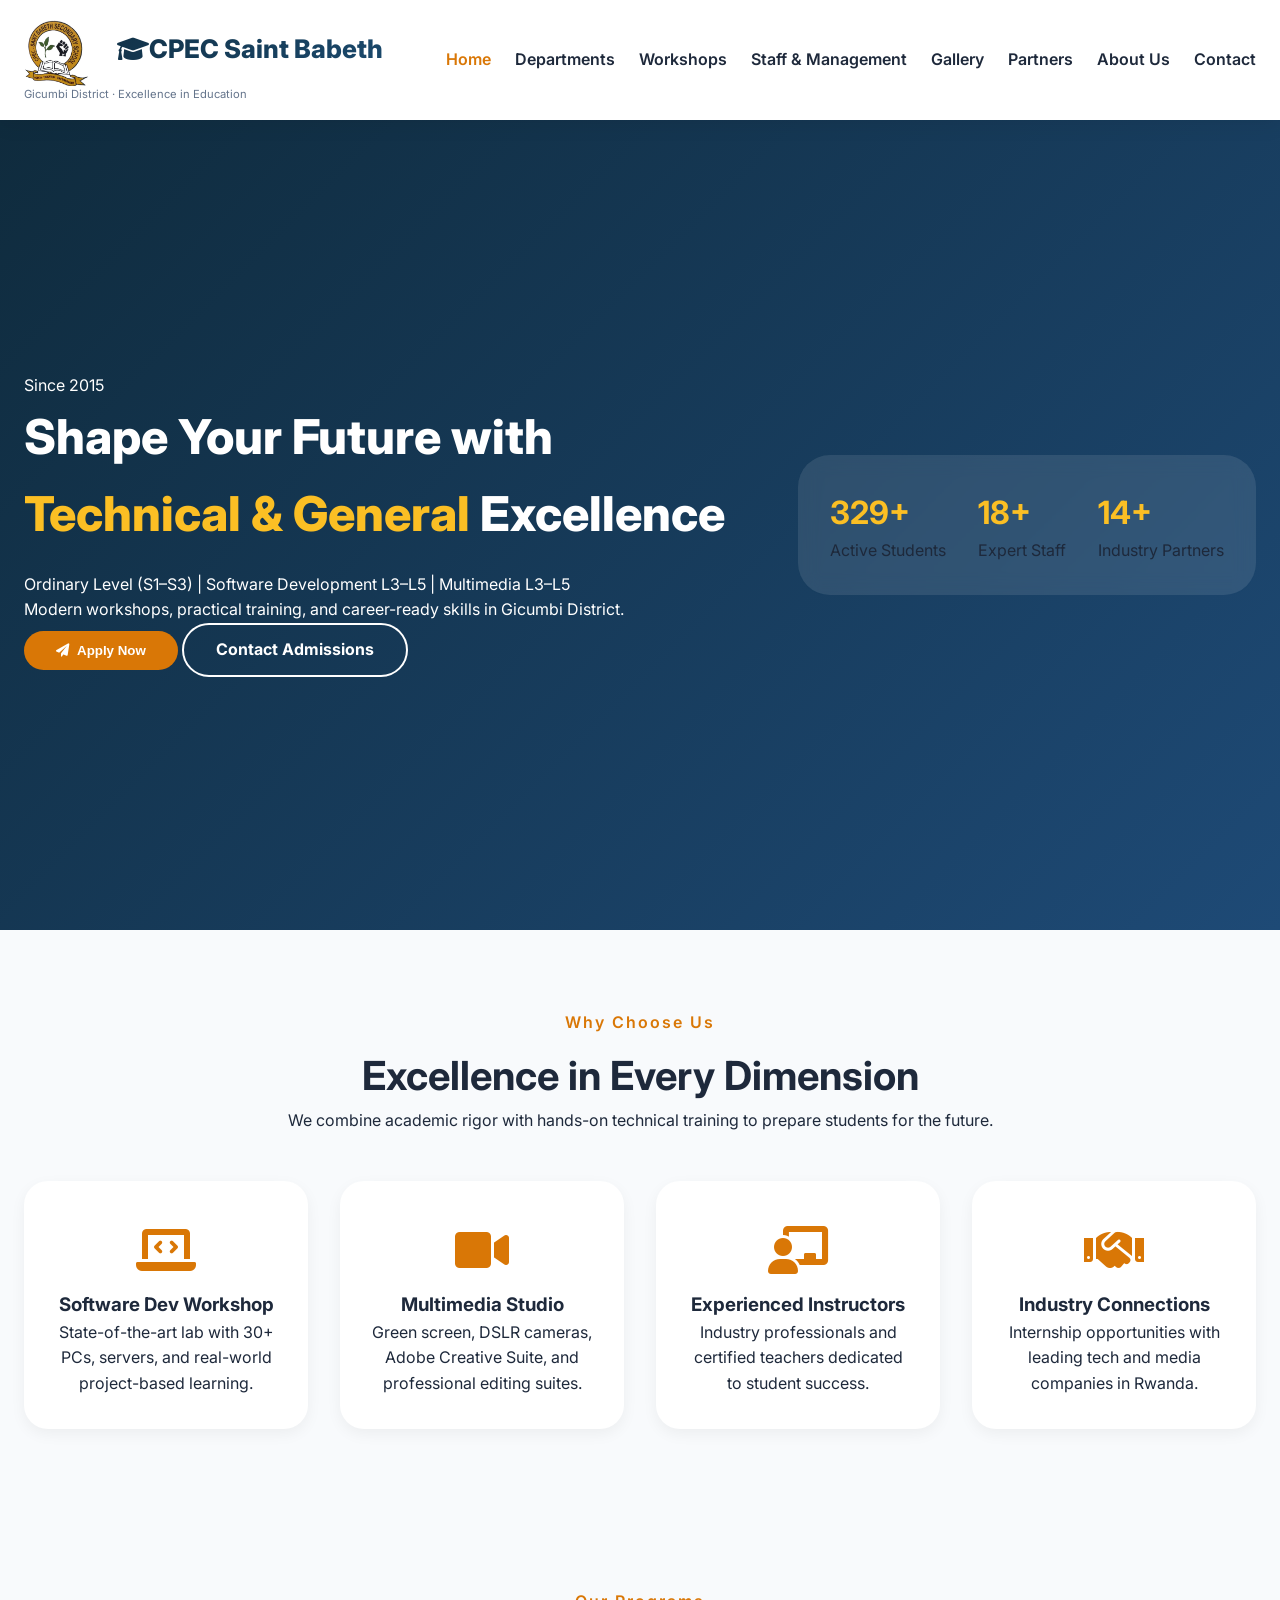
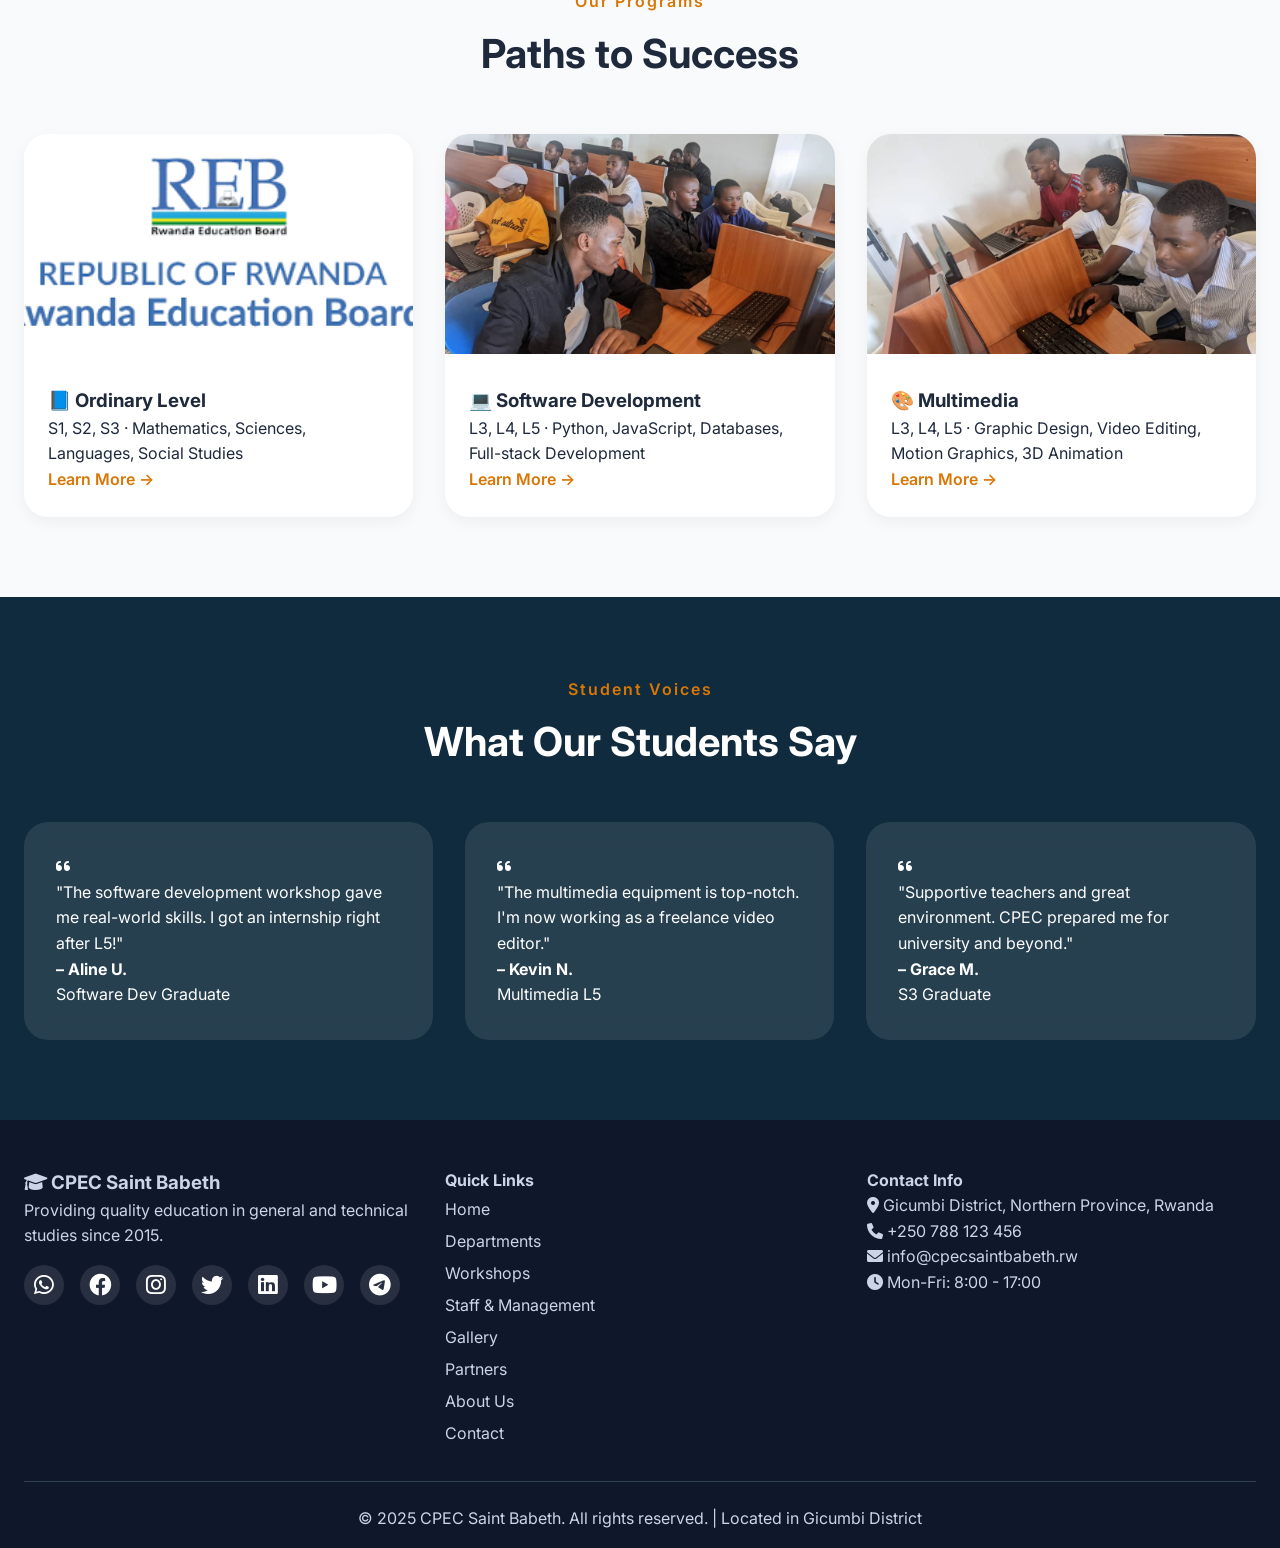
<file: index.html>
<!-- index.html - Home Page -->
<!DOCTYPE html>
<html lang="en">
<head>
  <meta charset="UTF-8">
  <meta name="viewport" content="width=device-width, initial-scale=1.0">
  <title>CPEC Saint Babeth | Home</title>
  <link href="https://fonts.googleapis.com/css2?family=Inter:opsz,wght@14..32,300;14..32,400;14..32,600;14..32,700;14..32,800&display=swap" rel="stylesheet">
  <link rel="stylesheet" href="https://cdnjs.cloudflare.com/ajax/libs/font-awesome/6.0.0-beta3/css/all.min.css">
  <link rel="stylesheet" href="css/style.css">
</head>
<body>
  <!-- ==================== LOGO PLACEMENT ==================== -->
  <!-- To add logo: replace the <h1> text with <img src="images/logo.png" alt="CPEC Logo"> or add logo image next to text -->
  <nav class="navbar">
    <div class="container nav-container">
      <div class="logo">
        <!-- LOGO INSERT:  -->
         
        <h1><img src="images/cpec-logo1.jpg" alt="CPEC Saint Babeth Logo" class="logo-img">  <i class="fas fa-graduation-cap"></i>CPEC Saint Babeth</h1> 
        <p>Gicumbi District · Excellence in Education</p>

      </div>
      <ul class="nav-links">
        <li><a href="index.html" class="active">Home</a></li>
        <li><a href="departments.html">Departments</a></li>
        <li><a href="workshops.html">Workshops</a></li>
        <li><a href="staff.html">Staff & Management</a></li>
        <li><a href="gallery.html">Gallery</a></li>
        <li><a href="partners.html">Partners</a></li>
        <li><a href="about.html">About Us</a></li>
        <li><a href="contact.html">Contact</a></li>
      </ul>
      <div class="menu-toggle">
        <i class="fas fa-bars"></i>
      </div>
    </div>
  </nav>

  <main>
    <!-- PHOTO INSERT: Hero background image can be changed in CSS or add inline image -->
    <section class="hero">
      <div class="hero-overlay"></div>
      <div class="container hero-content">
        <div class="hero-text animate-fade-up">
          <span class="hero-badge">Since 2015</span>
          <h1>Shape Your Future with <span class="highlight">Technical & General</span> Excellence</h1>
          <p>Ordinary Level (S1–S3) | Software Development L3–L5 | Multimedia L3–L5<br>Modern workshops, practical training, and career-ready skills in Gicumbi District.</p>
          <div class="hero-buttons">
            <button class="btn-primary" id="applyNowBtn"><i class="fas fa-paper-plane"></i> Apply Now</button>
            <a href="contact.html" class="btn-outline">Contact Admissions</a>
          </div>
        </div>
        <div class="hero-stats animate-fade-up delay-1">
          <div class="stat-card">
            <h3><span class="counter" data-target="350">0</span>+</h3>
            <p>Active Students</p>
          </div>
          <div class="stat-card">
            <h3><span class="counter" data-target="20">0</span>+</h3>
            <p>Expert Staff</p>
          </div>
          <div class="stat-card">
            <h3><span class="counter" data-target="15">0</span>+</h3>
            <p>Industry Partners</p>
          </div>
        </div>
      </div>
    </section>

    <section class="features">
      <div class="container">
        <div class="section-header">
          <span class="section-tag">Why Choose Us</span>
          <h2>Excellence in Every Dimension</h2>
          <p>We combine academic rigor with hands-on technical training to prepare students for the future.</p>
        </div>
        <div class="features-grid">
          <div class="feature-card">
            <div class="feature-icon"><i class="fas fa-laptop-code"></i></div>
            <h3>Software Dev Workshop</h3>
            <p>State-of-the-art lab with 30+ PCs, servers, and real-world project-based learning.</p>
          </div>
          <div class="feature-card">
            <div class="feature-icon"><i class="fas fa-video"></i></div>
            <h3>Multimedia Studio</h3>
            <p>Green screen, DSLR cameras, Adobe Creative Suite, and professional editing suites.</p>
          </div>
          <div class="feature-card">
            <div class="feature-icon"><i class="fas fa-chalkboard-user"></i></div>
            <h3>Experienced Instructors</h3>
            <p>Industry professionals and certified teachers dedicated to student success.</p>
          </div>
          <div class="feature-card">
            <div class="feature-icon"><i class="fas fa-handshake"></i></div>
            <h3>Industry Connections</h3>
            <p>Internship opportunities with leading tech and media companies in Rwanda.</p>
          </div>
        </div>
      </div>
    </section>

    <section class="programs-preview">
      <div class="container">
        <div class="section-header">
          <span class="section-tag">Our Programs</span>
          <h2>Paths to Success</h2>
        </div>
        <div class="program-cards">
          <!-- PHOTO INSERT: Replace image src with local images -->
          <div class="program-card">
            <div class="program-img"><img src="images/reb.png" alt="General Studies"></div>
            <div class="program-info">
              <h3>📘 Ordinary Level</h3>
              <p>S1, S2, S3 · Mathematics, Sciences, Languages, Social Studies</p>
              <a href="departments.html" class="learn-more">Learn More →</a>
            </div>
          </div>
          <div class="program-card">
            <div class="program-img"><img src="images/sod lab.jpeg" alt="Software Development"></div>
            <div class="program-info">
              <h3>💻 Software Development</h3>
              <p>L3, L4, L5 · Python, JavaScript, Databases, Full-stack Development</p>
              <a href="departments.html" class="learn-more">Learn More →</a>
            </div>
          </div>
          <div class="program-card">
            <div class="program-img"><img src="images/sod2.jpeg" alt="Multimedia"></div>
            <div class="program-info">
              <h3>🎨 Multimedia</h3>
              <p>L3, L4, L5 · Graphic Design, Video Editing, Motion Graphics, 3D Animation</p>
              <a href="departments.html" class="learn-more">Learn More →</a>
            </div>
          </div>
        </div>
      </div>
    </section>

    <section class="testimonials">
      <div class="container">
        <div class="section-header">
          <span class="section-tag">Student Voices</span>
          <h2>What Our Students Say</h2>
        </div>
        <div class="testimonial-slider">
          <div class="testimonial-track" id="testimonialTrack">
            <div class="testimonial-card">
              <i class="fas fa-quote-left"></i>
              <p>"The software development workshop gave me real-world skills. I got an internship right after L5!"</p>
              <h4>– Aline U.</h4>
              <span>Software Dev Graduate</span>
            </div>
            <div class="testimonial-card">
              <i class="fas fa-quote-left"></i>
              <p>"The multimedia equipment is top-notch. I'm now working as a freelance video editor."</p>
              <h4>– Kevin N.</h4>
              <span>Multimedia L5</span>
            </div>
            <div class="testimonial-card">
              <i class="fas fa-quote-left"></i>
              <p>"Supportive teachers and great environment. CPEC prepared me for university and beyond."</p>
              <h4>– Grace M.</h4>
              <span>S3 Graduate</span>
            </div>
          </div>
        </div>
      </div>
    </section>
  </main>

  <!-- ==================== FOOTER WITH ALL SOCIAL MEDIA ==================== -->
  <footer>
    <div class="container">
      <div class="footer-content">
        <div class="footer-section">
          <!-- LOGO INSERT: Add logo image here -->
          <h3><i class="fas fa-graduation-cap"></i> CPEC Saint Babeth</h3>
          <p>Providing quality education in general and technical studies since 2015.</p>
          <div class="social-links">
            <a href="https://wa.me/250788123456" target="_blank"><i class="fab fa-whatsapp"></i></a>
            <a href="https://facebook.com/cpecsaintbabeth" target="_blank"><i class="fab fa-facebook"></i></a>
            <a href="https://instagram.com/cpecsaintbabeth" target="_blank"><i class="fab fa-instagram"></i></a>
            <a href="https://twitter.com/cpecsaint" target="_blank"><i class="fab fa-twitter"></i></a>
            <a href="https://linkedin.com/school/cpec-saint-babeth" target="_blank"><i class="fab fa-linkedin"></i></a>
            <a href="https://youtube.com/c/cpecsaintbabeth" target="_blank"><i class="fab fa-youtube"></i></a>
            <a href="https://t.me/cpecsaintbabeth" target="_blank"><i class="fab fa-telegram"></i></a>
          </div>
        </div>
        <div class="footer-section">
          <h4>Quick Links</h4>
          <ul>
            <li><a href="index.html">Home</a></li>
            <li><a href="departments.html">Departments</a></li>
            <li><a href="workshops.html">Workshops</a></li>
            <li><a href="staff.html">Staff & Management</a></li>
            <li><a href="gallery.html">Gallery</a></li>
            <li><a href="partners.html">Partners</a></li>
            <li><a href="about.html">About Us</a></li>
            <li><a href="contact.html">Contact</a></li>
          </ul>
        </div>
        <div class="footer-section">
          <h4>Contact Info</h4>
          <p><i class="fas fa-map-marker-alt"></i> Gicumbi District, Northern Province, Rwanda</p>
          <p><i class="fas fa-phone"></i> +250 788 123 456</p>
          <p><i class="fas fa-envelope"></i> info@cpecsaintbabeth.rw</p>
          <p><i class="fas fa-clock"></i> Mon-Fri: 8:00 - 17:00</p>
        </div>
      </div>
      <div class="footer-bottom">
        <p>&copy; 2025 CPEC Saint Babeth. All rights reserved. | Located in Gicumbi District</p>
      </div>
    </div>
  </footer>

  <div id="toastMessage" class="toast-msg"></div>

  <script src="js/main.js"></script>
</body>
</html>
</file>
<file: css/style.css>
/* css/style.css - Advanced CSS */
* {
  margin: 0;
  padding: 0;
  box-sizing: border-box;
}

body {
  font-family: 'Inter', sans-serif;
  background-color: #f8fafc;
  color: #1e293b;
  line-height: 1.6;
  overflow-x: hidden;
}

.container {
  max-width: 1280px;
  margin: 0 auto;
  padding: 0 24px;
}

/* LOGO STYLES - Add logo image support */
.logo-img {
  height: 70px;
  width: auto;
  margin-right: 20px;
  vertical-align: middle;
}

.logo h1 {
  font-size: 1.6rem;
  font-weight: 800;
  background: linear-gradient(135deg, #0f2b3d, #1b4a6e);
  background-clip: text;
  -webkit-background-clip: text;
  color: transparent;
}

.logo p {
  font-size: 0.7rem;
  color: #64748b;
}

/* Navbar */
.navbar {
  background: rgba(255, 255, 255, 0.98);
  backdrop-filter: blur(10px);
  box-shadow: 0 4px 20px rgba(0, 0, 0, 0.08);
  position: sticky;
  top: 0;
  z-index: 1000;
}

.nav-container {
  display: flex;
  justify-content: space-between;
  align-items: center;
  padding: 16px 24px;
}

.nav-links {
  display: flex;
  gap: 1.5rem;
  list-style: none;
}

.nav-links a {
  text-decoration: none;
  font-weight: 600;
  color: #1e293b;
  transition: 0.3s;
}

.nav-links a:hover, .nav-links a.active {
  color: #d97706;
}

.menu-toggle {
  display: none;
  font-size: 1.5rem;
  cursor: pointer;
}

/* Hero Section */
.hero {
  position: relative;
  background: linear-gradient(135deg, #0f2b3d 0%, #1e4a76 100%);
  min-height: 90vh;
  display: flex;
  align-items: center;
  overflow: hidden;
}

.hero-overlay {
  position: absolute;
  top: 0;
  left: 0;
  right: 0;
  bottom: 0;
  background: url('https://images.unsplash.com/photo-1523050854058-8df90110c9f1?w=1920&h=1080&fit=crop') center/cover;
  opacity: 0.15;
}

.hero-content {
  position: relative;
  z-index: 2;
  display: flex;
  justify-content: space-between;
  align-items: center;
  flex-wrap: wrap;
  gap: 3rem;
}

.hero-text {
  flex: 1;
  color: white;
}

.hero-text h1 {
  font-size: 3rem;
  font-weight: 800;
  margin-bottom: 1.2rem;
}

.highlight {
  color: #fbbf24;
}

.btn-primary, .btn-outline {
  padding: 12px 32px;
  border-radius: 40px;
  font-weight: 700;
  cursor: pointer;
  transition: 0.3s;
  border: none;
  text-decoration: none;
  display: inline-flex;
  align-items: center;
  gap: 8px;
}

.btn-primary {
  background: #d97706;
  color: white;
}

.btn-primary:hover {
  background: #b45309;
  transform: translateY(-3px);
}

.btn-outline {
  background: transparent;
  border: 2px solid white;
  color: white;
}

.hero-stats {
  display: flex;
  gap: 2rem;
  background: rgba(255,255,255,0.1);
  backdrop-filter: blur(10px);
  padding: 2rem;
  border-radius: 32px;
}

.stat-card h3 {
  font-size: 2rem;
  color: #fbbf24;
}

/* Features & Cards */
.features, .programs-preview, .testimonials {
  padding: 5rem 0;
}

.section-header {
  text-align: center;
  margin-bottom: 3rem;
}

.section-tag {
  color: #d97706;
  font-weight: 600;
  letter-spacing: 2px;
}

.section-header h2 {
  font-size: 2.5rem;
  margin-top: 0.5rem;
}

.features-grid {
  display: grid;
  grid-template-columns: repeat(auto-fit, minmax(260px, 1fr));
  gap: 2rem;
}

.feature-card, .program-card, .staff-card, .gallery-item, .partner-card {
  background: white;
  border-radius: 24px;
  overflow: hidden;
  transition: all 0.3s;
  box-shadow: 0 5px 15px rgba(0,0,0,0.05);
}

.feature-card {
  padding: 2rem;
  text-align: center;
}

.feature-card:hover, .program-card:hover, .staff-card:hover {
  transform: translateY(-8px);
  box-shadow: 0 20px 30px rgba(0,0,0,0.1);
}

.feature-icon {
  font-size: 3rem;
  color: #d97706;
}

.program-cards, .staff-grid, .gallery-grid, .partners-grid {
  display: grid;
  grid-template-columns: repeat(auto-fit, minmax(300px, 1fr));
  gap: 2rem;
}

.program-img img, .staff-card img, .gallery-item img {
  width: 100%;
  height: 220px;
  object-fit: cover;
}

.program-info {
  padding: 1.5rem;
}

.learn-more {
  color: #d97706;
  text-decoration: none;
  font-weight: 600;
}

/* Testimonials Slider */
.testimonials {
  background: #0f2b3d;
  color: white;
}

.testimonial-track {
  display: flex;
  gap: 2rem;
  animation: scrollTestimonials 20s linear infinite;
}

.testimonial-card {
  background: rgba(255,255,255,0.1);
  backdrop-filter: blur(10px);
  padding: 2rem;
  border-radius: 24px;
  min-width: 320px;
}

@keyframes scrollTestimonials {
  0% { transform: translateX(0); }
  100% { transform: translateX(-50%); }
}

/* Gallery Lightbox effect */
.gallery-item {
  cursor: pointer;
  position: relative;
}

.gallery-overlay {
  position: absolute;
  bottom: 0;
  left: 0;
  right: 0;
  background: linear-gradient(transparent, rgba(0,0,0,0.8));
  color: white;
  padding: 1rem;
  transform: translateY(100%);
  transition: 0.3s;
}

.gallery-item:hover .gallery-overlay {
  transform: translateY(0);
}

/* Footer with Social Media */
footer {
  background: #0f172a;
  color: #cbd5e6;
  padding: 3rem 0 1rem;
}

.footer-content {
  display: grid;
  grid-template-columns: repeat(auto-fit, minmax(250px, 1fr));
  gap: 2rem;
  margin-bottom: 2rem;
}

.social-links {
  display: flex;
  gap: 1rem;
  margin-top: 1rem;
  flex-wrap: wrap;
}

.social-links a {
  color: white;
  font-size: 1.4rem;
  transition: 0.3s;
  background: rgba(255,255,255,0.1);
  width: 40px;
  height: 40px;
  border-radius: 50%;
  display: inline-flex;
  align-items: center;
  justify-content: center;
  text-decoration: none;
}

.social-links a:hover {
  background: #d97706;
  transform: translateY(-3px);
}

.footer-section ul {
  list-style: none;
}

.footer-section ul li a {
  color: #cbd5e6;
  text-decoration: none;
  line-height: 2;
}

.footer-section ul li a:hover {
  color: #d97706;
}

.footer-bottom {
  text-align: center;
  padding-top: 1.5rem;
  border-top: 1px solid #334155;
}

/* Toast Message */
.toast-msg {
  position: fixed;
  bottom: 30px;
  right: 30px;
  background: #1f2937;
  color: white;
  padding: 12px 24px;
  border-radius: 60px;
  z-index: 1000;
  opacity: 0;
  transition: 0.3s;
}

.toast-msg.show {
  opacity: 1;
}

/* Responsive */
@media (max-width: 768px) {
  .menu-toggle {
    display: block;
  }
  .nav-links {
    display: none;
    flex-direction: column;
    width: 100%;
    text-align: center;
  }
  .nav-links.active {
    display: flex;
  }
  .hero-text h1 {
    font-size: 2rem;
  }
  .hero-stats {
    flex-wrap: wrap;
  }
}

/* Animations */
.animate-fade-up {
  animation: fadeUp 0.8s ease forwards;
  opacity: 0;
}

.delay-1 {
  animation-delay: 0.3s;
}

@keyframes fadeUp {
  from {
    opacity: 0;
    transform: translateY(30px);
  }
  to {
    opacity: 1;
    transform: translateY(0);
  }
}
</file>
